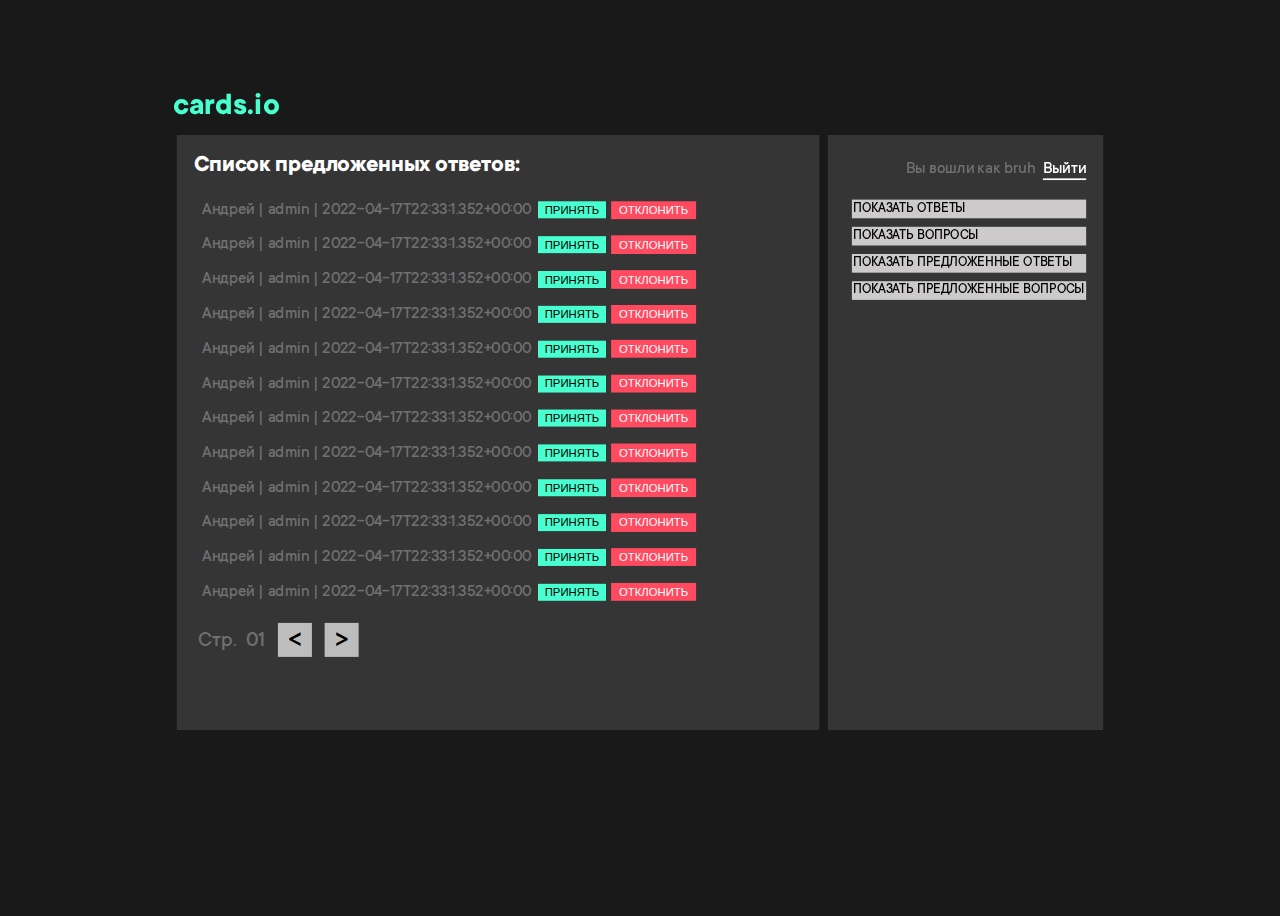
<file: adminPanel/adminPanel.html>
<!DOCTYPE html>
<html lang="en">
<head>
    <meta charset="UTF-8">
    <meta http-equiv="X-UA-Compatible" content="IE=edge">
    <meta name="viewport" content="width=device-width, initial-scale=1.0">
    <title>login</title>
    <link rel="stylesheet" href="adminPanel_style.css">
</head>
<body>
    <div class="box">
        <div class="box_big">
            <h1 class="title">cards.io</h1>
            <div class="box_content__left">
                <h3 class="list_game">Список предложенных ответов:</h3>
                <ul class="list_our__name">
                    <li class="random_name 1">Андрей | admin | 2022-04-17T22:33:1.352+00:00 <button class="button_yes 1">ПРИНЯТЬ</button><button class="button_no 1">ОТКЛОНИТЬ</button> </li>
                    <li class="random_name 2">Андрей | admin | 2022-04-17T22:33:1.352+00:00 <button class="button_yes 2">ПРИНЯТЬ</button><button class="button_no 2">ОТКЛОНИТЬ</button> </li>
                    <li class="random_name 3">Андрей | admin | 2022-04-17T22:33:1.352+00:00 <button class="button_yes 3">ПРИНЯТЬ</button><button class="button_no 3">ОТКЛОНИТЬ</button> </li>
                    <li class="random_name 4">Андрей | admin | 2022-04-17T22:33:1.352+00:00 <button class="button_yes 4">ПРИНЯТЬ</button><button class="button_no 4">ОТКЛОНИТЬ</button> </li>
                    <li class="random_name 5">Андрей | admin | 2022-04-17T22:33:1.352+00:00 <button class="button_yes 5">ПРИНЯТЬ</button><button class="button_no 5">ОТКЛОНИТЬ</button> </li>
                    <li class="random_name 6">Андрей | admin | 2022-04-17T22:33:1.352+00:00 <button class="button_yes 6">ПРИНЯТЬ</button><button class="button_no 6">ОТКЛОНИТЬ</button> </li>
                    <li class="random_name 7">Андрей | admin | 2022-04-17T22:33:1.352+00:00 <button class="button_yes 7">ПРИНЯТЬ</button><button class="button_no 7">ОТКЛОНИТЬ</button> </li>
                    <li class="random_name 8">Андрей | admin | 2022-04-17T22:33:1.352+00:00 <button class="button_yes 8">ПРИНЯТЬ</button><button class="button_no 8">ОТКЛОНИТЬ</button> </li>
                    <li class="random_name 9">Андрей | admin | 2022-04-17T22:33:1.352+00:00 <button class="button_yes 9">ПРИНЯТЬ</button><button class="button_no 9">ОТКЛОНИТЬ</button> </li>
                    <li class="random_name 10">Андрей | admin | 2022-04-17T22:33:1.352+00:00 <button class="button_yes 10">ПРИНЯТЬ</button><button class="button_no 10">ОТКЛОНИТЬ</button> </li>
                    <li class="random_name 11">Андрей | admin | 2022-04-17T22:33:1.352+00:00 <button class="button_yes 11">ПРИНЯТЬ</button><button class="button_no 11">ОТКЛОНИТЬ</button> </li>
                    <li class="random_name 12">Андрей | admin | 2022-04-17T22:33:1.352+00:00 <button class="button_yes 12">ПРИНЯТЬ</button><button class="button_no 12">ОТКЛОНИТЬ</button> </li>
                </ul>
                <div class="box_next__list">
                    <div class="number_list">Стр. <div class="number">01</div><div class="box_left_btn">&#60;</div><div class="box_right_btn">&#62;</div> </div>
                </div>
            </div>
            <div class="box_content__right">
                <div class="acaunt_close">Вы вошли как bruh <div class="text_close"> Выйти</div></div>
                <ul class="list_our__answer">
                    <li class="list_answer">показать ответы</li>
                    <li class="list_answer">показать вопросы</li>
                    <li class="list_answer">показать предложенные ответы</li>
                    <li class="list_answer">показать предложенные вопросы</li>
                </ul>
            </div>
        </div>
    </div>
</body>
</html>
</file>
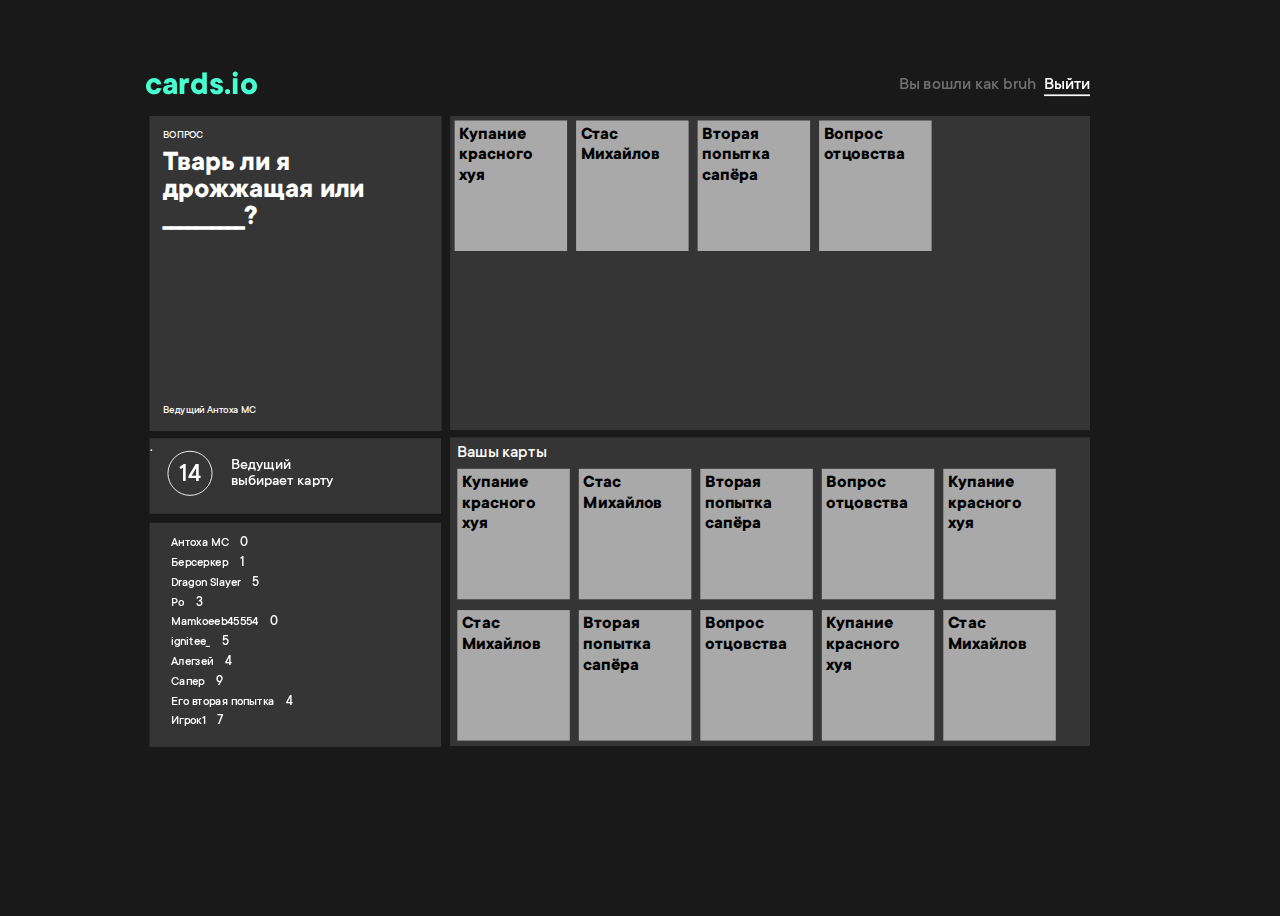
<file: gamePlaying/gamePlaying.html>
<!DOCTYPE html>
<html lang="en">
<head>
    <meta charset="UTF-8">
    <meta http-equiv="X-UA-Compatible" content="IE=edge">
    <meta name="viewport" content="width=device-width, initial-scale=1.0">
    <title>gamePlaying</title>
    <link rel="stylesheet" href="gamePlaying_style.css">
</head>
<body>
    <div class="box">
        <div class="box_big">
            <h1 class="title">cards.io</h1>
            <div class="acaunt_close">Вы вошли как bruh <div class="text_close"> Выйти</div></div>
            <div class="box_content__left">
                <div class="box_left__top">
                    <div class="box_qvestion">
                        <div class="box_title__qvestion">ВОПРОС</div>
                        <div class="box_text__qvestion">Тварь ли я <br> дрожжащая или <br> __________?</div>
                    </div>
                    <div class="leading_autor">Ведущий Антоха МС</div>
                </div>
                <div class="box_left_center">                   .
                    <div class="leading_box">
                        <div class="leading_number">14</div>
                        <div class="leading_qvestion">Ведущий <br> выбирает карту</div>
                    </div>
                </div>
                <div class="box_left_bottom">
                    <div class="box_content__center">
                        <ul class="list_gamers_numbers">
                            <li class="gamers_name">Антоха МС <div class="gamer_name_number">0</div></li>
                            <li class="gamers_name">Берсеркер <div class="gamer_name_number">1</div></li>
                            <li class="gamers_name">Dragon Slayer <div class="gamer_name_number">5</div></li>
                            <li class="gamers_name">Po <div class="gamer_name_number">3</div></li>
                            <li class="gamers_name">Mamkoeeb45554 <div class="gamer_name_number">0</div></li>
                            <li class="gamers_name">ignitee_ <div class="gamer_name_number">5</div></li>
                            <li class="gamers_name">Алегзей <div class="gamer_name_number">4</div></li>
                            <li class="gamers_name">Сапер <div class="gamer_name_number">9</div></li>
                            <li class="gamers_name">Его вторая попытка <div class="gamer_name_number">4</div></li>
                            <li class="gamers_name">Игрок1 <div class="gamer_name_number">7</div></li>
                        </ul>
                    </div>
                </div>  
            </div>
            <div class="box_content__right">
                        <div class="box_right__top">
                            <div class="top_content_one content">Купание<br>красного <br> хуя</div>
                            <div class="top_content_two content">Стас <br> Михайлов</div>
                            <div class="top_content_three content">Вторая <br> попытка <br> сапёра</div>
                            <div class="top_content_four content">Вопрос <br> отцовства</div>
                        </div>
                        <div class="box_right__bottom">
                            <div class="you_cards">Вашы карты </div>
                            <div class="left_content_one content">Купание<br>красного <br> хуя</div>
                            <div class="left_content_two content">Стас <br> Михайлов</div>
                            <div class="left_content_three content">Вторая <br> попытка <br> сапёра</div>
                            <div class="left_content_four content">Вопрос <br> отцовства</div> <br>
                            <div class="left_content_five content">Купание<br>красного <br> хуя</div>
                            <div class="left_content_six content">Стас <br> Михайлов</div>
                            <div class="left_content_seven content">Вторая <br> попытка <br> сапёра</div>
                            <div class="left_content_eight content">Вопрос <br> отцовства</div>
                            <div class="left_content_nine content">Купание<br>красного <br> хуя</div>
                            <div class="left_content_ten content">Стас <br> Михайлов</div>
                        </div>
                </div>
            </div>
        </div>
</body>
</html>
</file>
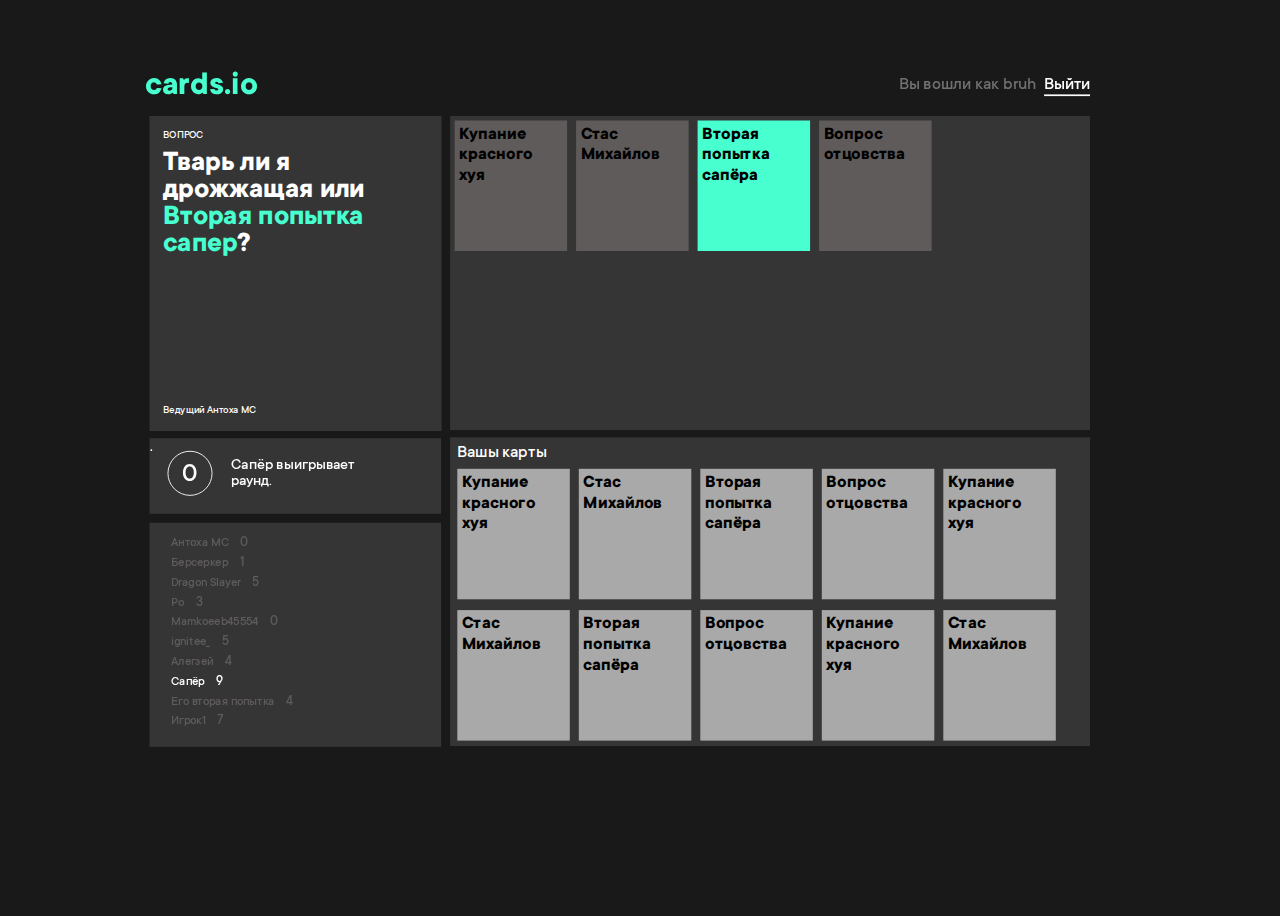
<file: gameWin/gameWin.html>
<!DOCTYPE html>
<html lang="en">
<head>
    <meta charset="UTF-8">
    <meta http-equiv="X-UA-Compatible" content="IE=edge">
    <meta name="viewport" content="width=device-width, initial-scale=1.0">
    <title>gamePlaying</title>
    <link rel="stylesheet" href="gameWin.css">
</head>
<body>
    <div class="box">
        <div class="box_big">
            <h1 class="title">cards.io</h1>
            <div class="acaunt_close">Вы вошли как bruh <div class="text_close"> Выйти</div></div>
            <div class="box_content__left">
                <div class="box_left__top">
                    <div class="box_qvestion">
                        <div class="box_title__qvestion">ВОПРОС</div>
                        <div class="box_text__qvestion">Тварь ли я <br> дрожжащая или <br> <div class="true_again">Вторая попытка <br> сапер<p>?</p></div></div>
                    </div>
                    <div class="leading_autor">Ведущий Антоха МС</div>
                </div>
                <div class="box_left_center">                   .
                    <div class="leading_box">
                        <div class="leading_number">0</div>
                        <div class="leading_qvestion">Сапёр выигрывает<br> раунд. </div>
                    </div>
                </div>
                <div class="box_left_bottom">
                    <div class="box_content__center">
                        <ul class="list_gamers_numbers">
                            <li class="gamers_name">Антоха МС <div class="gamer_name_number">0</div></li>
                            <li class="gamers_name">Берсеркер <div class="gamer_name_number">1</div></li>
                            <li class="gamers_name">Dragon Slayer <div class="gamer_name_number">5</div></li>
                            <li class="gamers_name">Po <div class="gamer_name_number">3</div></li>
                            <li class="gamers_name">Mamkoeeb45554 <div class="gamer_name_number">0</div></li>
                            <li class="gamers_name">ignitee_ <div class="gamer_name_number">5</div></li>
                            <li class="gamers_name">Алегзей <div class="gamer_name_number">4</div></li>
                            <li class="gamers_name active">Сапёр <div class="gamer_name_number">9</div></li>
                            <li class="gamers_name">Его вторая попытка <div class="gamer_name_number">4</div></li>
                            <li class="gamers_name">Игрок1 <div class="gamer_name_number">7</div></li>
                        </ul>
                    </div>
                </div>  
            </div>
            <div class="box_content__right">
                        <div class="box_right__top">
                            <div class="top_content_one content">Купание<br>красного <br> хуя</div>
                            <div class="top_content_two content">Стас <br> Михайлов</div>
                            <div class="top_content_three content win">Вторая <br> попытка <br> сапёра</div>
                            <div class="top_content_four content">Вопрос <br> отцовства</div>
                        </div>
                        <div class="box_right__bottom">
                            <div class="you_cards">Вашы карты </div>
                            <div class="left_content_one content">Купание<br>красного <br> хуя</div>
                            <div class="left_content_two content">Стас <br> Михайлов</div>
                            <div class="left_content_three content">Вторая <br> попытка <br> сапёра</div>
                            <div class="left_content_four content">Вопрос <br> отцовства</div> <br>
                            <div class="left_content_five content">Купание<br>красного <br> хуя</div>
                            <div class="left_content_six content">Стас <br> Михайлов</div>
                            <div class="left_content_seven content">Вторая <br> попытка <br> сапёра</div>
                            <div class="left_content_eight content">Вопрос <br> отцовства</div>
                            <div class="left_content_nine content">Купание<br>красного <br> хуя</div>
                            <div class="left_content_ten content">Стас <br> Михайлов</div>
                        </div>
                </div>
            </div>
        </div>
</body>
</html>
</file>
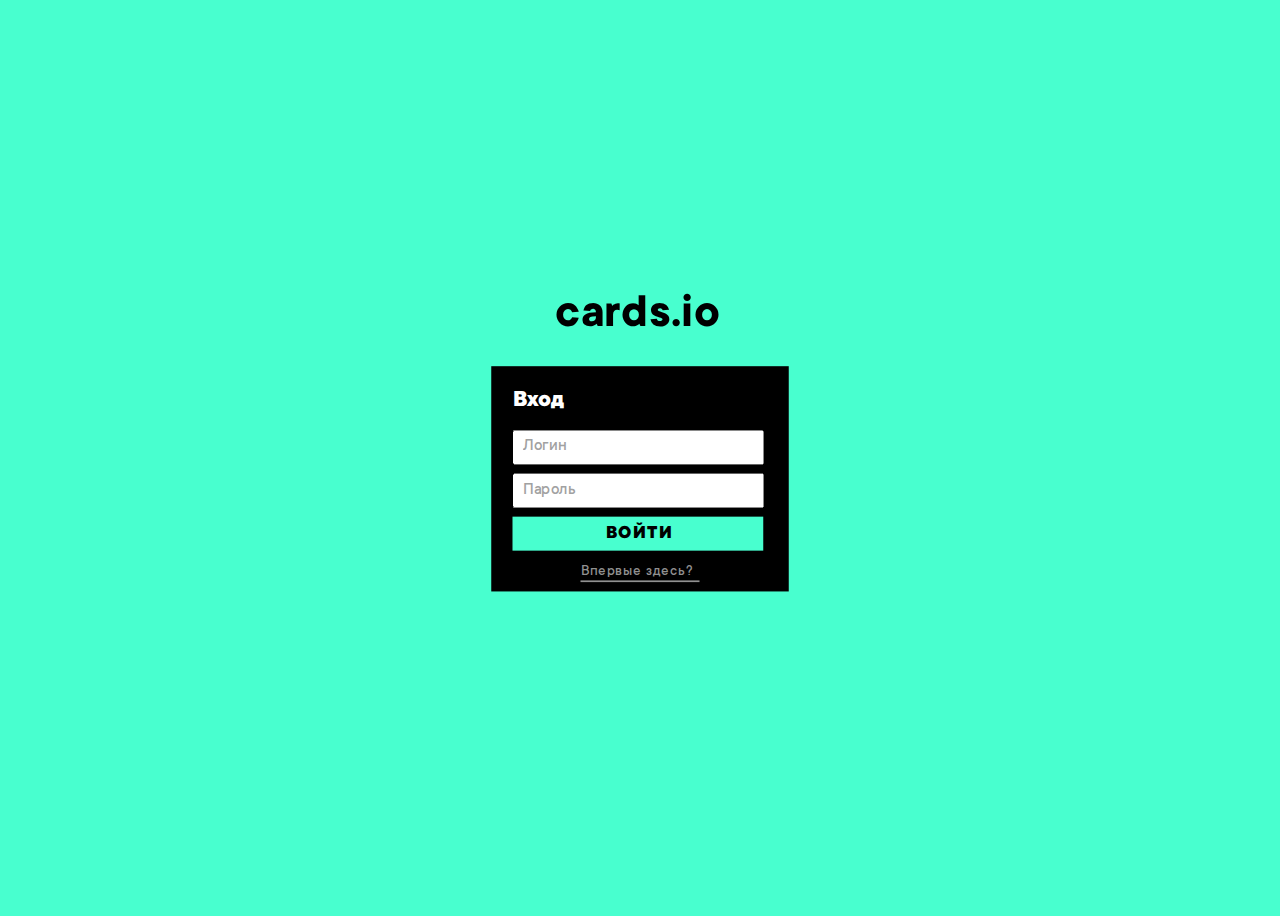
<file: login/login.html>
<!DOCTYPE html>
<html lang="en">
<head>
    <meta charset="UTF-8">
    <meta http-equiv="X-UA-Compatible" content="IE=edge">
    <meta name="viewport" content="width=device-width, initial-scale=1.0">
    <title>login</title>
    <link rel="stylesheet" href="loginStyle.css">
</head>
<body>
    <div class="box">
        <h1 class="title">cards.io</h1>
        <div class="box_login">
            <div class="text_title">Вход</div>
            <form action="#">
                <input type="text" id="fname" class="inputs_form" name="fname" value="Логин"><br>
                <input type="text" id="lname" class="inputs_form" name="lname" value="Пароль" ><br>
                <input type="submit" value="ВОЙТИ" class="inputs_button" >
              </form>
              <div class="link"><a href="#">Впервые здесь?</a></div>
        </div>
    </div>
</body>
</html>
</file>
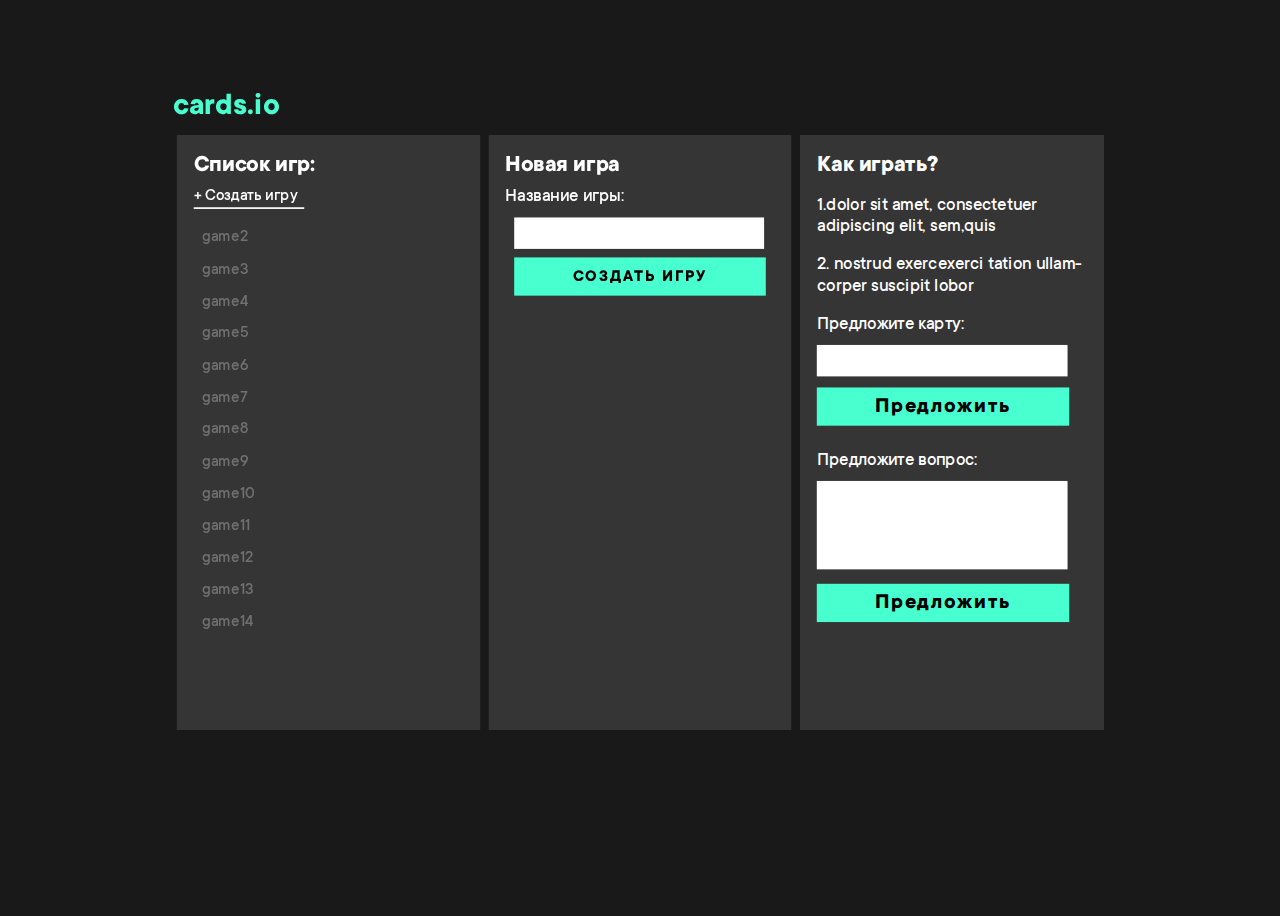
<file: menuHost/menuHost.html>
<!DOCTYPE html>
<html lang="en">
<head>
    <meta charset="UTF-8">
    <meta http-equiv="X-UA-Compatible" content="IE=edge">
    <meta name="viewport" content="width=device-width, initial-scale=1.0">
    <title>login</title>
    <link rel="stylesheet" href="menuHost.css">
</head>
<body>
    <div class="box">
        <div class="box_big">
            <h1 class="title">cards.io</h1>
            <div class="box_content__left">
                <h3 class="list_game">Список игр:</h3>
                <div class="new_game">+  Создать игру</div>
                <ul class="list_our__games">
                    <li class="name_game">game2</li>
                    <li class="name_game">game3</li>
                    <li class="name_game">game4</li>
                    <li class="name_game">game5</li>
                    <li class="name_game">game6</li>
                    <li class="name_game">game7</li>
                    <li class="name_game">game8</li>
                    <li class="name_game">game9</li>
                    <li class="name_game">game10</li>
                    <li class="name_game">game11</li>
                    <li class="name_game">game12</li>
                    <li class="name_game">game13</li>
                    <li class="name_game">game14</li>
                </ul>
            </div>
            <div class="box_content__center">
                <div class="info_game">Новая игра</div>
                <form action="#">
                    <label for="fname" class="your_card">Название игры:</label><br>
                    <input type="text" id="new_game__input" name="fname" value=""><br>
                    <input type="submit" id="new_game" class="your_button" value="СОЗДАТЬ ИГРУ">
                </form>
            </div>
            <div class="box_content__right">
                <div class="how_play">Как играть?</div>
                <div class="instrukcion_one">1.dolor sit amet, consectetuer <br>
                adipiscing elit, sem,quis</div>
                <div class="instrukcion_two">2. nostrud exercexerci tation ullam-<br>
                corper suscipit lobor</div>
                <form action="#">
                    <label for="fname" class="your_card">Предложите карту:</label><br>
                    <input type="text" id="fname" name="fname" value=""><br>
                    <input type="submit" class="your_button" value="Предложить">
                </form>
                <form action="#">
                    <label for="fname" class="your_qvestion">Предложите вопрос:</label><br>
                    <textarea id="your_text" name="yourText" rows="10" cols="5"></textarea><br>
                    <input type="submit" class="your_button" value="Предложить">
                </form>
            </div>
        </div>
    </div>
</body>
</html>
</file>
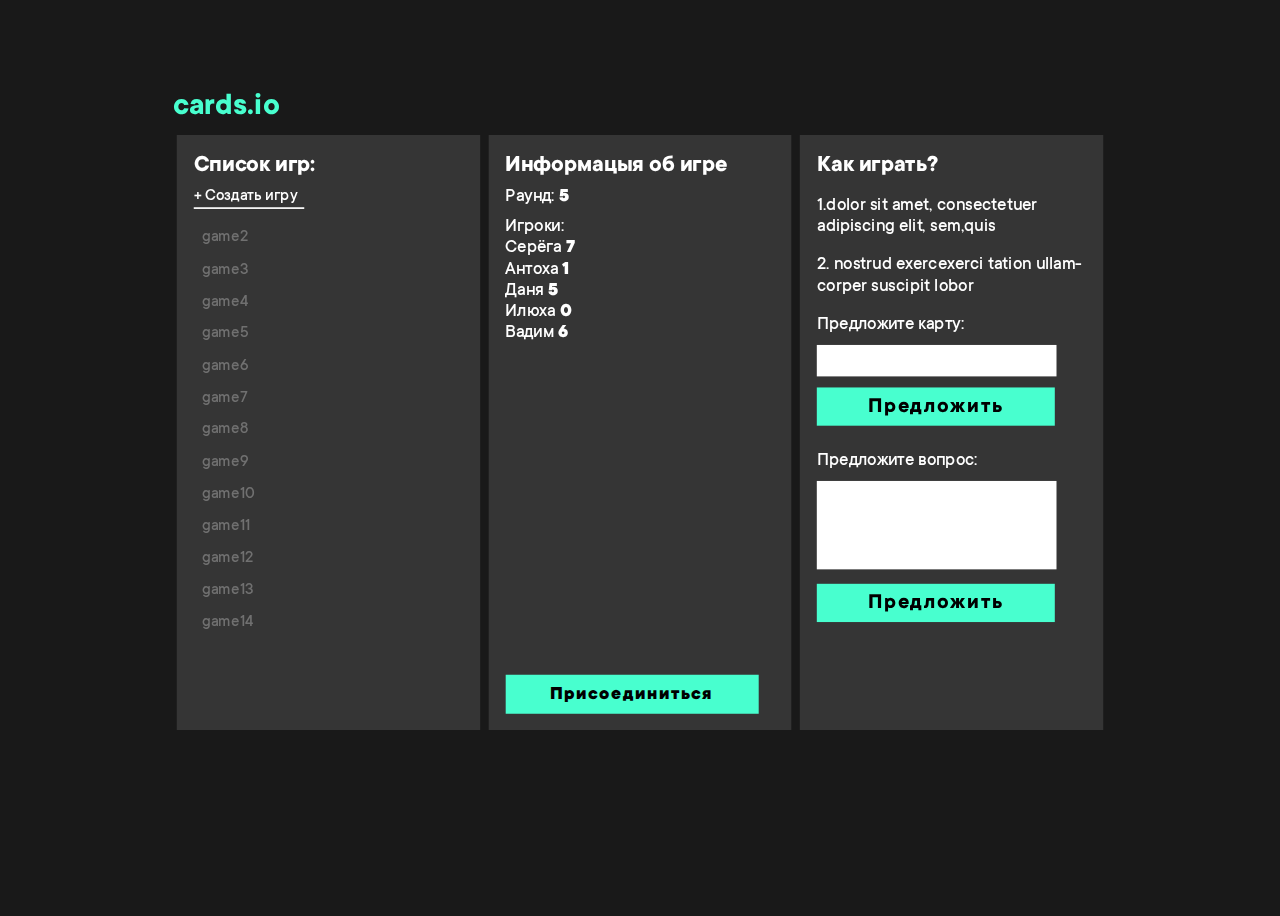
<file: menuJoin/menuJoin.html>
<!DOCTYPE html>
<html lang="en">
<head>
    <meta charset="UTF-8">
    <meta http-equiv="X-UA-Compatible" content="IE=edge">
    <meta name="viewport" content="width=device-width, initial-scale=1.0">
    <title>login</title>
    <link rel="stylesheet" href="menuJoin.css">
</head>
<body>
    <div class="box">
        <div class="box_big">
            <h1 class="title">cards.io</h1>
            <div class="box_content__left">
                <h3 class="list_game">Список игр:</h3>
                <div class="new_game">+  Создать игру</div>
                <ul class="list_our__games">
                    <li class="name_game">game2</li>
                    <li class="name_game">game3</li>
                    <li class="name_game">game4</li>
                    <li class="name_game">game5</li>
                    <li class="name_game">game6</li>
                    <li class="name_game">game7</li>
                    <li class="name_game">game8</li>
                    <li class="name_game">game9</li>
                    <li class="name_game">game10</li>
                    <li class="name_game">game11</li>
                    <li class="name_game">game12</li>
                    <li class="name_game">game13</li>
                    <li class="name_game">game14</li>
                </ul>
            </div>
            <div class="box_content__center">
                <div class="info_game">Информацыя об игре</div>
                <div class="rounds_game">Раунд: <div class="rounds_game__number">5</div></div>
                <div class="gamers">Игроки:</div>
                <ul class="list_gamers_numbers">
                    <li class="gamers_name">Серёга <div class="gamer_name_number">7</div></li>
                    <li class="gamers_name">Антоха <div class="gamer_name_number">1</div></li>
                    <li class="gamers_name">Даня <div class="gamer_name_number">5</div></li>
                    <li class="gamers_name">Илюха <div class="gamer_name_number">0</div></li>
                    <li class="gamers_name">Вадим <div class="gamer_name_number">6</div></li>
                </ul>
                <button class="button_conects">Присоединиться</button>
            </div>
            <div class="box_content__right">
                <div class="how_play">Как играть?</div>
                <div class="instrukcion_one">1.dolor sit amet, consectetuer <br>
                adipiscing elit, sem,quis</div>
                <div class="instrukcion_two">2. nostrud exercexerci tation ullam-<br>
                corper suscipit lobor</div>
                <form action="#">
                    <label for="fname" class="your_card">Предложите карту:</label><br>
                    <input type="text" id="fname" name="fname" value=""><br>
                    <input type="submit" class="your_button" value="Предложить">
                </form>
                <form action="#">
                    <label for="fname" class="your_qvestion">Предложите вопрос:</label><br>
                    <textarea id="your_text" name="yourText" rows="" cols=""></textarea><br>
                    <input type="submit" class="your_button" value="Предложить">
                </form>
            </div>
        </div>
    </div>
</body>
</html>
</file>
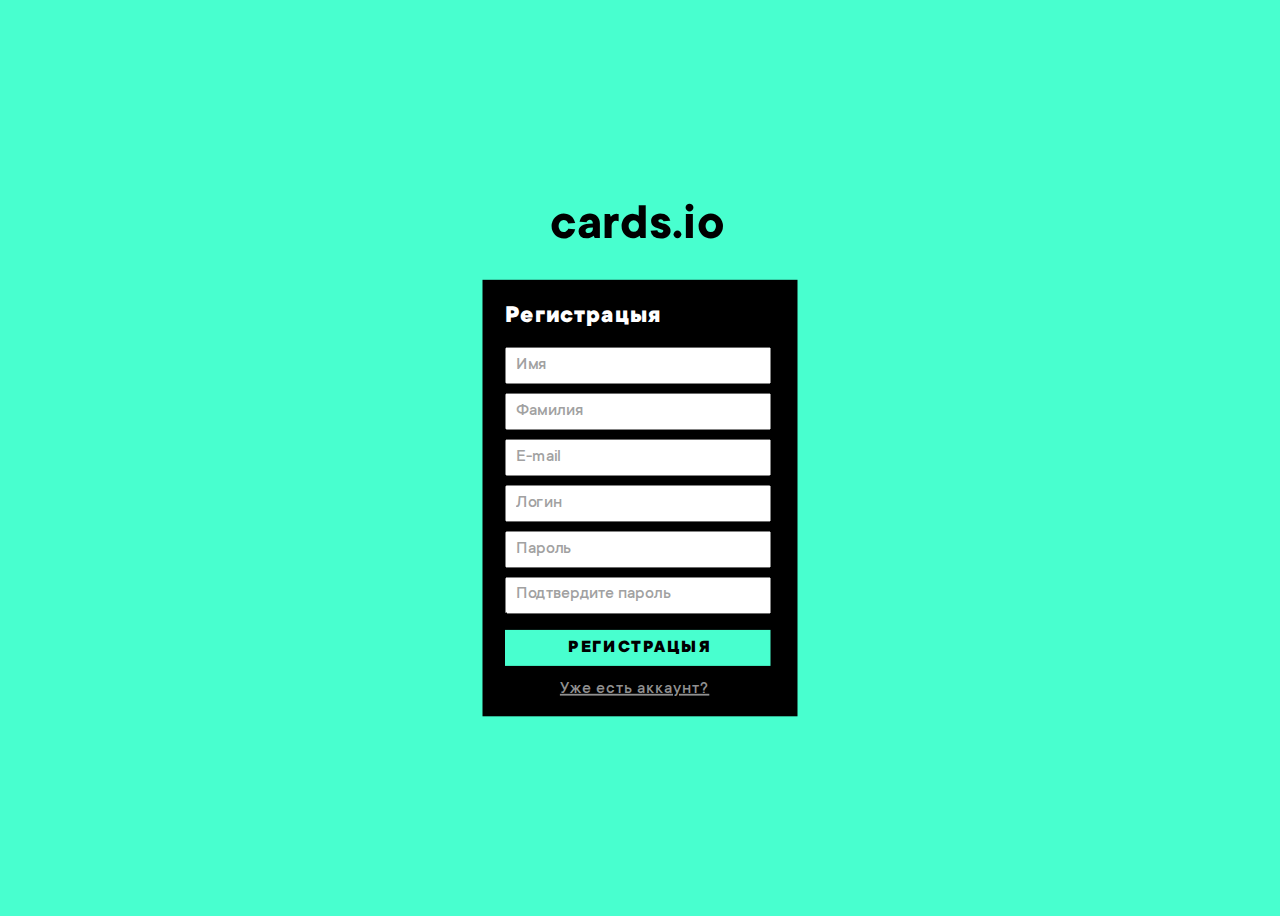
<file: register/register.html>
<!DOCTYPE html>
<html lang="en">
<head>
    <meta charset="UTF-8">
    <meta http-equiv="X-UA-Compatible" content="IE=edge">
    <meta name="viewport" content="width=device-width, initial-scale=1.0">
    <title>login</title>
    <link rel="stylesheet" href="registerStyle.css">
</head>
<body>
    <div class="box">
        <h1 class="title">cards.io</h1>
        <div class="box_login">
            <div class="text_title">Регистрацыя</div>
            <form action="#">
                <input type="text" class="inputs_form" id="fname" name="fname" value="Имя"><br>
                <input type="text" class="inputs_form" id="lname" name="lname" value="Фамилия" ><br>
                <input type="text" class="inputs_form" id="email" name="email" value="E-mail" ><br>
                <input type="text" class="inputs_form" id="login" name="login" value="Логин" ><br>
                <input type="text" class="inputs_form" id="password" name="password" value="Пароль" ><br>
                <input type="text" class="inputs_form" id="rpassword" name="rpassword" value="Подтвердите пароль" ><br>
                <input type="submit" class="inputs_button" value="РЕГИСТРАЦЫЯ"  >
              </form>
              <div class="link"><a href="#">Уже есть аккаунт?</a></div>
        </div>
    </div>
</body>
</html>
</file>
<file: adminPanel/adminPanel_style.css>
@font-face {
    font-family: TTCommonsBold;
    src: url(fonts/TTCommons-Bold.ttf);
}
/* box_name_fonts and button */
@font-face {
    font-family: TTCommonsExtraBold;
    src: url(fonts/TTCommons-ExtraBold.ttf);
}
/* do_you_have_acaunts_fonts and input_fonts */
@font-face {
    font-family: TTCommonsMedium;
    src: url(fonts/TTCommons-Medium.ttf);
}
body{
    background:#191919;
    display: flex;
    justify-content: center;
    align-items: center;
    height: 100vh;
    color: white;
}
.box{
    width: 1100px;
    height: 90vh;
    transform: scale(0.85);
}
.title{
    position: absolute;
    width: 200px;
    font-family: TTCommonsBold;
    font-size: 38px;
    top: -80px;
    color: #48ffcf;
}

.box_big{
    width: 100%;
    height: 700px;
    position: relative;
    top:40px;
    top: calc(45vh - 380px);
    display: flex;
    flex-direction: row;
}
.box_content__left{
    width: 70%;
    height: 700px;
    background: #353535;
    margin: 0 5px;
    padding-left: 20px;
    box-sizing: border-box;
}
.box_content__right{
    width: 30%;
    height: 700px;
    background: #353535;
    margin: 0 5px;
    padding-left: 20px;
    box-sizing: border-box;
}
.box_content__left .list_game,
.info_game,
.how_play{
    font-family: TTCommonsBold;
    font-size: 28px;
    margin-top: 20px;
    margin-bottom: 10px;  
}
.list_our__name{
    display: flex;
    flex-direction: column;
    height: 70%;
    justify-content: space-around;
    align-items: flex-start;
    padding-left: 10px;
    font-family: TTCommonsMedium;
}
.random_name{
    list-style-type: none;
    font-size: 20px;
    color: #707070;
    cursor: pointer;
}
.rounds_game,
.gamers,
.gamers_name{
    font-family: TTCommonsMedium;
    font-size: 22px;
}
.gamers_name{
    cursor: pointer;
    list-style-type: none;
}
.list_gamers_numbers{
    padding-left: 0px;
    margin-top: 0px;
}
.rounds_game{
    margin: 10px 0;
}
.rounds_game__number,
.gamer_name_number{
    display: inline;
    font-family: TTCommonsExtraBold;
    font-size: 22px;
}
.button_conects{
    position: absolute;
    bottom: 20px;
    display: flex;
    justify-content: center;
    align-items: center;
    background-color: #48ffcf;
    margin: 0 auto;
    height: 45px;
    width: 27%;
    border: none;
    padding-top: 4px;
    font-size: 22px;
    letter-spacing: 2px;
    font-family: TTCommonsExtraBold;
    cursor: pointer;
}
.instrukcion_one,
.instrukcion_two,
.your_card,
.your_qvestion{
    font-family: TTCommonsMedium;
    font-size: 22px;
    margin: 20px auto;
}
#fname{
    height: 35px;
    width: 84%;
    padding-left: 10px;
    font-size: 20px;
    font-family: TTCommonsMedium;
    margin: 10px auto;
    border: none;
}
#your_text{
    height: 100px;
    width: 84%;
    padding-left: 10px;
    font-size: 26px;
    font-family: TTCommonsBold;
    margin: 10px auto;
    border: none;
    resize: none;
}
.your_button{
    color: black;
    background-color: #48ffcf;
    text-align: center;
    height: 45px;
    width: 88%;
    border: none;
    padding-top: 4px;
    font-size: 26px;
    letter-spacing: 2px;
    font-family: TTCommonsBold;
    cursor: pointer;
    margin-top: 3px;
    margin-bottom: 30px;
}
/* left box */
.list_our__name{
    color: #707070;
    font-size: 16px;
    font-family: TTCommonsMedium;
    display: flex;
    flex-direction: column;
    list-style-type: none;
}
.button_yes{
    background: #48ffcf;
    border: none;
    margin: 4px;
    height: 20px;
    width: 80px;
    text-align: center;
    cursor: pointer;
}
.button_no{
    background: #ff4a60;
    border: none;
    margin: 2px;
    height: 21.5px;
    width: 100px;
    text-align: center;
    color: white;
    cursor: pointer;
}
.box_next__list{
    color: #707070;
    font-size: 26px;
    font-family: TTCommonsMedium;
    display: flex;
    width: 300px;
    margin-left: 5px;
}
.number_list .number{
    display: inline-block;
    margin-left: 5px;
}
.box_left_btn,
.box_right_btn{
    width: 40px;
    height: 40px;
    background: #bdbdbd;
    display: inline-block;
    margin-left: 15px;
    position: relative;
    cursor: pointer;
    text-align: center;
    font-size: 36px;
    color: black;
}
/* right  blox */
.box_content__right{
    display: flex;
    flex-direction: column;
    padding-right: 20px;
    padding-top: 30px;
    padding-left: 10px;
    position: relative;
}
.acaunt_close{
    right: 10px;
    color: #707070;
    font-size: 20px;
    font-family: TTCommonsMedium;
    position: absolute;
    right: 20px;
}
.acaunt_close .text_close{
    display: inline;
    color: white;
    border-bottom: 2px solid white;
    margin-left: 5px;
    cursor: pointer;
}
.list_our__answer{
    padding: 0;
    position: relative;
    position: absolute;
    right: 20px;
    top:  50px;
}
.list_answer{
    list-style-type: none;
    min-width:60%;
    background-color: rgb(204, 202, 202);
    color: black;
    margin-top: 10px;
    padding: 2px;
    font-size: 16px;
    font-family: TTCommonsMedium;
    text-transform: uppercase;
}
</file>
<file: gamePlaying/gamePlaying_style.css>
@font-face {
    font-family: TTCommonsBold;
    src: url(fonts/TTCommons-Bold.ttf);
}
/* box_name_fonts and button */
@font-face {
    font-family: TTCommonsExtraBold;
    src: url(fonts/TTCommons-ExtraBold.ttf);
}
/* do_you_have_acaunts_fonts and input_fonts */
@font-face {
    font-family: TTCommonsMedium;
    src: url(fonts/TTCommons-Medium.ttf);
}
body{
    background:#191919;
    display: flex;
    justify-content: center;
    align-items: center;
    height: 100vh;
    color: white;
}
.box{
    width: 1100px;
    height: 90vh;
    transform: scale(0.9);
}
.title{
    position: absolute;
    width: 200px;
    font-family: TTCommonsBold;
    font-size: 38px;
    top: -80px;
    color: #48ffcf;
}
.box_big{
    width: 100%;
    height: 700px;
    position: relative;
    top:40px;
    top: calc(45vh - 380px);
    display: flex;
    flex-direction: row;
    position: relative;
}
/* box_left */
.box_content__left{
    width: 30%;
    height: 700px;
    margin: 0 5px;
    box-sizing: border-box;
}
.box_left__top{
    height: 50%;
    width: 100%;
    background: #353535;
    padding-left: 15px;
    padding-top: 15px;
    box-sizing: border-box;
    position: relative;
}
.box_qvestion{
    
    color: #ffffff;
}
.box_title__qvestion{
    font-family:TTCommonsMedium;
    font-size: 12px;
    margin-bottom: 10px;
}
.box_text__qvestion{
    font-family: TTCommonsBold;
    font-size: 32px;
    line-height: 30px;
}
.leading_autor{
    position: absolute;
    bottom: 15px;
    left: 15px;
    font-size: 12px;
    font-family:TTCommonsMedium;
}
.box_left_center{
    height: 12%;
    width: 100%;
    background: #353535;
    margin: 8px 0;
}
.leading_box{
    width: 100%;
    height: 50%;
    box-sizing: border-box;
    display: flex;
    justify-content: start;
    align-items: center;
}
.leading_number{
    width: 50px;
    height: 50px;
    border: 1.5px solid white;
    display: flex;
    text-align: center;
    justify-content: center;
    align-items: center;
    border-radius: 50%;
    font-size: 30px;
    margin: 20px;
    padding-top: 5px;
    font-family: TTCommonsMedium;
    box-sizing: border-box;
}
.leading_qvestion{
    font-size: 18px;
    font-family: TTCommonsMedium;
    line-height: 18px;
}
.you_cards{
    font-size: 20px;
    font-family: TTCommonsMedium;
    line-height: 20px;
    top: 8px;
    margin-left: 5px;
    position: absolute;
}
.box_left_bottom{
    height: 35.5%;
    width: 100%;
    background: #353535;
    padding-left: 20px;
    box-sizing: border-box;
}
.box_content__center{
    margin-top: 10px;
    padding-top: 10px;
}
.rounds_game,
.gamers_name{
    font-family: TTCommonsMedium;
    font-size: 14px;
    margin: 4px;
}
.gamer_name_number{
    display: inline;
    font-family: TTCommonsMedium;
    font-size: 16px;
    margin-left: 10px;
}
.gamers_name{
    list-style-type: none;
}
.list_gamers_numbers{
    padding-left: 0px;
    margin-top: 0px;
}
.rounds_game{
    margin: 10px 0;
}
/* right  blox */
.box_content__right{
    width: 70%;
    height: 700px;
    margin: 0 5px;
    box-sizing: border-box;
    display: flex;
    flex-direction: column;
    position: relative;
}
.box_right__top{
    height: 50%;
    width: 94%;;
    background: #353535;
    margin-bottom: 8px;
    display: flex;
    flex-wrap: wrap;
}
.box_right__bottom{
    position: relative;
    padding-top: 30px;
    padding-left: 3px;
    box-sizing: border-box;
    height: 49%;
    width: 94%;
    background: #353535;
    display: flex;
    flex-wrap: wrap;
}
.content{
    width: 115px;
    height: 135px;
    margin: 5px 5px;
    background: #a9a9a9;
    color: black;
    font-family: TTCommonsBold;
    font-size: 20px;
    padding: 5px;
    cursor: pointer;
}
.acaunt_close{
    color: #707070;
    font-size: 20px;
    font-family: TTCommonsMedium;
    position: absolute;
    right: 50px;
    top: -45px;
}
.acaunt_close .text_close{
    display: inline;
    color: white;
    border-bottom: 2px solid white;
    margin-left: 5px;
    cursor: pointer;
}
</file>
<file: gameWin/gameWin.css>
@font-face {
    font-family: TTCommonsBold;
    src: url(fonts/TTCommons-Bold.ttf);
}
/* box_name_fonts and button */
@font-face {
    font-family: TTCommonsExtraBold;
    src: url(fonts/TTCommons-ExtraBold.ttf);
}
/* do_you_have_acaunts_fonts and input_fonts */
@font-face {
    font-family: TTCommonsMedium;
    src: url(fonts/TTCommons-Medium.ttf);
}
body{
    background:#191919;
    display: flex;
    justify-content: center;
    align-items: center;
    height: 100vh;
    color: white;
}
.box{
    width: 1100px;
    height: 90vh;
    transform: scale(0.9);
}
.title{
    position: absolute;
    width: 200px;
    font-family: TTCommonsBold;
    font-size: 38px;
    top: -80px;
    color: #48ffcf;
}
.box_big{
    width: 100%;
    height: 700px;
    position: relative;
    top:40px;
    top: calc(45vh - 380px);
    display: flex;
    flex-direction: row;
    position: relative;
}
/* box_left */
.box_content__left{
    width: 30%;
    height: 700px;
    margin: 0 5px;
    box-sizing: border-box;
}
.box_left__top{
    height: 50%;
    width: 100%;
    background: #353535;
    padding-left: 15px;
    padding-top: 15px;
    box-sizing: border-box;
    position: relative;
}
.box_qvestion{
    
    color: #ffffff;
}
.box_title__qvestion{
    font-family:TTCommonsMedium;
    font-size: 12px;
    margin-bottom: 10px;
}
.box_text__qvestion{
    font-family: TTCommonsBold;
    font-size: 32px;
    line-height: 30px;
}
.true_again{
    color: #48ffcf;
}
.true_again p{
    color: white;
    display: inline-block;
    margin: 0px;
}
.leading_autor{
    position: absolute;
    bottom: 15px;
    left: 15px;
    font-size: 12px;
    font-family:TTCommonsMedium;
}
.box_left_center{
    height: 12%;
    width: 100%;
    background: #353535;
    margin: 8px 0;
}
.leading_box{
    width: 100%;
    height: 50%;
    box-sizing: border-box;
    display: flex;
    justify-content: start;
    align-items: center;
}
.leading_number{
    width: 50px;
    height: 50px;
    border: 1.5px solid white;
    display: flex;
    text-align: center;
    justify-content: center;
    align-items: center;
    border-radius: 50%;
    font-size: 30px;
    margin: 20px;
    padding-top: 5px;
    font-family: TTCommonsMedium;
    box-sizing: border-box;
}
.leading_qvestion{
    font-size: 18px;
    font-family: TTCommonsMedium;
    line-height: 18px;
}
.you_cards{
    font-size: 20px;
    font-family: TTCommonsMedium;
    line-height: 20px;
    top: 8px;
    margin-left: 5px;
    position: absolute;
}
.box_left_bottom{
    height: 35.5%;
    width: 100%;
    background: #353535;
    padding-left: 20px;
    box-sizing: border-box;
}
.box_content__center{
    margin-top: 10px;
    padding-top: 10px;
}
.rounds_game,
.gamers_name{
    font-family: TTCommonsMedium;
    font-size: 14px;
    margin: 4px;
}
.gamer_name_number{
    display: inline;
    font-family: TTCommonsMedium;
    font-size: 16px;
    margin-left: 10px;
}
.gamers_name{
    list-style-type: none;
}
.list_gamers_numbers{
    padding-left: 0px;
    margin-top: 0px;
    color: #5f5b5b;
}
.gamers_name.active{
    color: #ffffff;
}
.rounds_game{
    margin: 10px 0;
}
/* right  blox */
.box_content__right{
    width: 70%;
    height: 700px;
    margin: 0 5px;
    box-sizing: border-box;
    display: flex;
    flex-direction: column;
    position: relative;
}
.box_right__top{
    height: 50%;
    width: 94%;;
    background: #353535;
    margin-bottom: 8px;
    display: flex;
    flex-wrap: wrap;
}
.box_right__bottom{
    position: relative;
    padding-top: 30px;
    padding-left: 3px;
    box-sizing: border-box;
    height: 49%;
    width: 94%;
    background: #353535;
    display: flex;
    flex-wrap: wrap;
}
.content{
    width: 115px;
    height: 135px;
    margin: 5px 5px;
    background: #a9a9a9;
    color: black;
    font-family: TTCommonsBold;
    font-size: 20px;
    padding: 5px;
    cursor: pointer;
}
.box_right__top .content{
    background-color: #5f5b5b;
}
.box_right__top .content.win{
    background-color:#48ffcf;
}
.acaunt_close{
    color: #707070;
    font-size: 20px;
    font-family: TTCommonsMedium;
    position: absolute;
    right: 50px;
    top: -45px;
}
.acaunt_close .text_close{
    display: inline;
    color: white;
    border-bottom: 2px solid white;
    margin-left: 5px;
    cursor: pointer;
}
</file>
<file: login/loginStyle.css>
@font-face {
    font-family: TTCommonsBold;
    src: url(fonts/TTCommons-Bold.ttf);
}
@font-face {
    font-family: TTCommonsExtraBold;
    src: url(fonts/TTCommons-ExtraBold.ttf);
}
@font-face {
    font-family: TTCommonsMedium;
    src: url(fonts/TTCommons-Medium.ttf);
}
body{
    background: #48ffcf;
    display: flex;
    justify-content: center;
    align-items: center;
    height: 100vh;
}
.box{
    width: 350px;
    height: 450px;
    transform: scale(0.85);
}
.title{
    width: 200px;
    font-family: TTCommonsBold;
    font-size: 58px;
    margin: 25px auto;
}
.box_login{
    width: 350px;
    height: 260px;
    background-color: black;
    padding-top: 5px;
}
.text_title{
    color:white;
    font-size: 28px;
    font-family: TTCommonsExtraBold;
    margin:20px;
    width: 50px;
    height: 30px;
    margin-left: 25px;
}
.inputs_form,
.inputs_button{
    height: 35px;
    width: 280px;
    padding-left: 10px;
    font-size: 20px;
    color: rgb(161, 161, 161);
    font-family: TTCommonsMedium;
    margin-bottom: 10px;
    margin-left: 25px;
}
.inputs_button{
    color: black;
    background-color: #48ffcf;
    text-align: center;
    height: 40px;
    width: 295px;
    border: none;
    padding-top: 4px;
    font-size: 22px;
    letter-spacing: 2px;
    font-family: TTCommonsExtraBold;
    cursor: pointer;
}
.link a{
    color: rgb(144, 144, 144);
    font-size: 18px;
    margin: 5px auto;
    width: 140px;
    height: 20px;
    display: flex;
    letter-spacing: 1px;
    font-family: TTCommonsMedium;
    text-decoration: none;
    border-bottom: 2px solid rgb(144, 144, 144);
}
</file>
<file: menuHost/menuHost.css>
/* title_fonts */
@font-face {
    font-family: TTCommonsBold;
    src: url(fonts/TTCommons-Bold.ttf);
}
/* box_name_fonts and button */
@font-face {
    font-family: TTCommonsExtraBold;
    src: url(fonts/TTCommons-ExtraBold.ttf);
}
/* do_you_have_acaunts_fonts and input_fonts */
@font-face {
    font-family: TTCommonsMedium;
    src: url(fonts/TTCommons-Medium.ttf);
}
body{
    background:#191919;
    display: flex;
    justify-content: center;
    align-items: center;
    height: 100vh;
    color: white;
}
.box{
    width: 1100px;
    height: 90vh;
    transform: scale(0.85);
}
.title{
    position: absolute;
    width: 200px;
    font-family: TTCommonsBold;
    font-size: 38px;
    top: -80px;
    color: #48ffcf;
}
.box_big{
    width: 100%;
    height: 700px;
    position: relative;
    top:40px;
    top: calc(45vh - 380px);
    display: flex;
    flex-direction: row;
}
.box_content__left,
.box_content__center,
.box_content__right{
     width: calc(100%/3);
     height: 700px;
     background: #353535;
     margin: 0 5px;
     padding-left: 20px;
    box-sizing: border-box;
}
.box_content__left .list_game,
.info_game,
.how_play{
    font-family: TTCommonsBold;
    font-size: 28px;
    margin-top: 20px;
    margin-bottom: 10px;  
}
.new_game{
    width: 130px;
    border-bottom: 2px solid white;
    font-family: TTCommonsMedium;
    font-size: 20px;
    cursor: pointer;
}
.list_our__games{
    display: flex;
    flex-direction: column;
    height: 70%;
    justify-content: space-around;
    align-items: flex-start;
    padding-left: 10px;
    font-family: TTCommonsMedium;
}
.name_game{
    list-style-type: none;
    font-size: 20px;
    color: #707070;
    cursor: pointer;
}
.name_game:hover{
    color: white;
}
.rounds_game,
.gamers,
.gamers_name{
    font-family: TTCommonsMedium;
    font-size: 22px;
}
.gamers_name{
    cursor: pointer;
    list-style-type: none;
}
.list_gamers_numbers{
    padding-left: 0px;
    margin-top: 0px;
}
.rounds_game{
    margin: 10px 0;
}
.rounds_game__number,
.gamer_name_number{
    display: inline;
    font-family: TTCommonsExtraBold;
    font-size: 22px;
}
.button_conects{
    position: absolute;
    bottom: 20px;
    display: flex;
    justify-content: center;
    align-items: center;
    background-color: #48ffcf;
    margin: 0 auto;
    height: 45px;
    width: 27%;
    border: none;
    padding-top: 4px;
    font-size: 22px;
    letter-spacing: 2px;
    font-family: TTCommonsExtraBold;
    cursor: pointer;
}
.instrukcion_one,
.instrukcion_two,
.your_card,
.your_qvestion{
    font-family: TTCommonsMedium;
    font-size: 22px;
    margin: 20px auto;
}
#fname{
    height: 35px;
    width: 84%;
    padding-left: 10px;
    font-size: 20px;
    font-family: TTCommonsMedium;
    margin: 10px auto;
    border: none;
}
#your_text{
    height: 100px;
    width: 84%;
    padding-left: 10px;
    font-size: 26px;
    font-family: TTCommonsBold;
    margin: 10px auto;
    border: none;
    resize: none;
}
.your_button{
    color: black;
    background-color: #48ffcf;
    text-align: center;
    height: 45px;
    width: 88%;
    border: none;
    padding-top: 4px;
    font-size: 26px;
    letter-spacing: 2px;
    font-family: TTCommonsBold;
    cursor: pointer;
    margin-top: 3px;
    margin-bottom: 30px;
}
#new_game{
    margin: 0 auto;
    font-size: 20px;
    margin: 10px;
    margin-top: 0; 
}
#new_game__input{
    height: 35px;
    width: 84%;
    padding-left: 10px;
    font-size: 20px;
    font-family: TTCommonsMedium;
    margin: 10px;
    border: none;
}
</file>
<file: menuJoin/menuJoin.css>
/* title_fonts */
@font-face {
    font-family: TTCommonsBold;
    src: url(fonts/TTCommons-Bold.ttf);
}
/* box_name_fonts and button */
@font-face {
    font-family: TTCommonsExtraBold;
    src: url(fonts/TTCommons-ExtraBold.ttf);
}
/* do_you_have_acaunts_fonts and input_fonts */
@font-face {
    font-family: TTCommonsMedium;
    src: url(fonts/TTCommons-Medium.ttf);
}
body{
    background:#191919;
    display: flex;
    justify-content: center;
    align-items: center;
    height: 100vh;
    color: white;
}
.box{
    width: 1100px;
    height: 90vh;
    transform: scale(0.85);
}
.title{
    position: absolute;
    width: 200px;
    font-family: TTCommonsBold;
    font-size: 38px;
    top: -80px;
    color: #48ffcf;
}
.box_big{
    width: 100%;
    height: 700px;
    position: relative;
    top:40px;
    top: calc(45vh - 380px);
    display: flex;
    flex-direction: row;
}
.box_content__left,
.box_content__center,
.box_content__right{
 width: calc(100%/3);
 height: 700px;
 background: #353535;
 margin: 0 5px;
 padding-left: 20px;
    box-sizing: border-box;
}
.box_content__left .list_game,
.info_game,
.how_play{
    font-family: TTCommonsBold;
    font-size: 28px;
    margin-top: 20px;
    margin-bottom: 10px;  
}
.new_game{
    width: 130px;
    border-bottom: 2px solid white;
    font-family: TTCommonsMedium;
    font-size: 20px;
    cursor: pointer;
}
.list_our__games{
    display: flex;
    flex-direction: column;
    height: 70%;
    justify-content: space-around;
    align-items: flex-start;
    padding-left: 10px;
    font-family: TTCommonsMedium;
}
.name_game{
    list-style-type: none;
    font-size: 20px;
    color: #707070;
    cursor: pointer;
}
.name_game:hover{
    color: white;
}
.rounds_game,
.gamers,
.gamers_name{
    font-family: TTCommonsMedium;
    font-size: 22px;
}
.gamers_name{
    cursor: pointer;
    list-style-type: none;
}
.list_gamers_numbers{
    padding-left: 0px;
    margin-top: 0px;
}
.rounds_game{
    margin: 10px 0;
}
.rounds_game__number,
.gamer_name_number{
    display: inline;
    font-family: TTCommonsExtraBold;
    font-size: 22px;
}
.button_conects{
    position: absolute;
    bottom: 20px;
    display: flex;
    justify-content: center;
    align-items: center;
    background-color: #48ffcf;
    margin: 0 auto;
    height: 45px;
    width: 27%;
    border: none;
    padding-top: 4px;
    font-size: 22px;
    letter-spacing: 2px;
    font-family: TTCommonsExtraBold;
    cursor: pointer;
}
.instrukcion_one,
.instrukcion_two,
.your_card,
.your_qvestion{
    font-family: TTCommonsMedium;
    font-size: 22px;
    margin: 20px auto;
}
#fname{
    height: 35px;
    width: 80%;
    padding-left: 10px;
    font-size: 20px;
    font-family: TTCommonsMedium;
    margin: 10px auto;
    border: none;
}
#your_text{
    height: 100px;
    width: 80%;
    padding-left: 10px;
    font-size: 26px;
    font-family: TTCommonsBold;
    margin: 10px auto;
    border: none;
    resize: none;
}
.your_button{
    color: black;
    background-color: #48ffcf;
    text-align: center;
    height: 45px;
    width: 83%;
    border: none;
    padding-top: 4px;
    font-size: 26px;
    letter-spacing: 2px;
    font-family: TTCommonsBold;
    cursor: pointer;
    margin-top: 3px;
    margin-bottom: 30px;
}
</file>
<file: register/registerStyle.css>
@font-face {
    font-family: TTCommonsBold;
    src: url(fonts/TTCommons-Bold.ttf);
}
@font-face {
    font-family: TTCommonsExtraBold;
    src: url(fonts/TTCommons-ExtraBold.ttf);
}
@font-face {
    font-family: TTCommonsMedium;
    src: url(fonts/TTCommons-Medium.ttf);
}
body{
    background: #48ffcf;
    display: flex;
    justify-content: center;
    align-items: center;
    height: 100vh;
}
.box{
   position: relative;
    width: 350px;
    height: 630px;
    transform: scale(0.9);
}
.title{
    width: 200px;
    font-family:  TTCommonsBold;
    font-size: 58px;
    margin: 25px auto;
}
.box_login{
    width: 350px;
    height: 480px;
    background-color: black;
    padding-top: 5px;
}
.text_title{
    color:white;
    font-size: 28px;
    font-family: TTCommonsExtraBold;
    margin:20px;
    width: 50px;
    height: 30px;
    margin-left: 25px;
    letter-spacing: 1px;
}
.inputs_form,
.inputs_button{
    height: 35px;
    width: 280px;
    padding-left: 10px;
    font-size: 20px;
    color: rgb(161, 161, 161);
    font-family: TTCommonsMedium;
    margin-bottom: 10px;
    margin-left: 25px;
}
.inputs_button{
    color: black;
    background-color: #48ffcf;
    text-align: center;
    height: 40px;
    width: 295px;
    border: none;
    padding-top: 4px;
    font-size: 20px;
    letter-spacing: 2px;
    font-family: TTCommonsExtraBold;
    cursor: pointer;
    margin-top: 8px;
}
.link a{
    color: rgb(144, 144, 144);
    font-size: 20px;
    margin: 5px auto;
    width: 178px;
    height: 20px;
    display: flex;
    letter-spacing: 1px;
    font-family: TTCommonsMedium;
}
</file>
